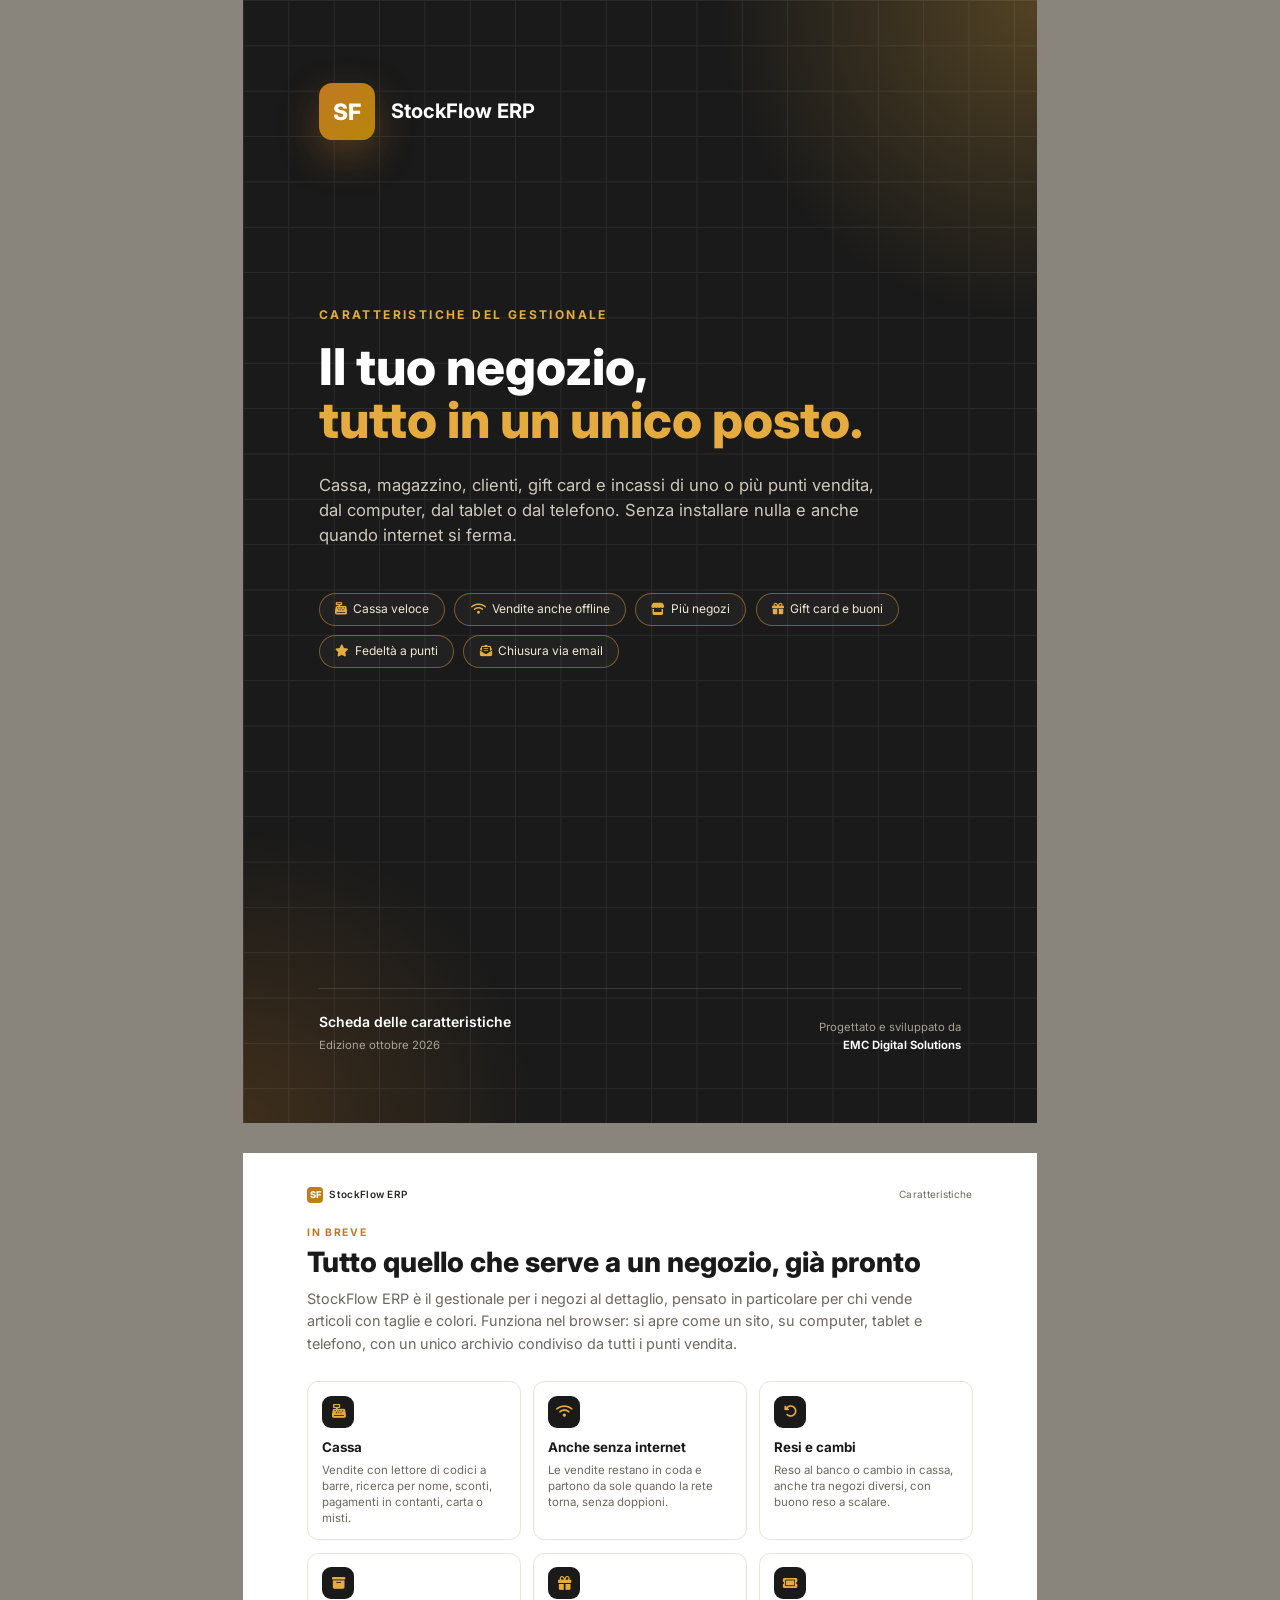
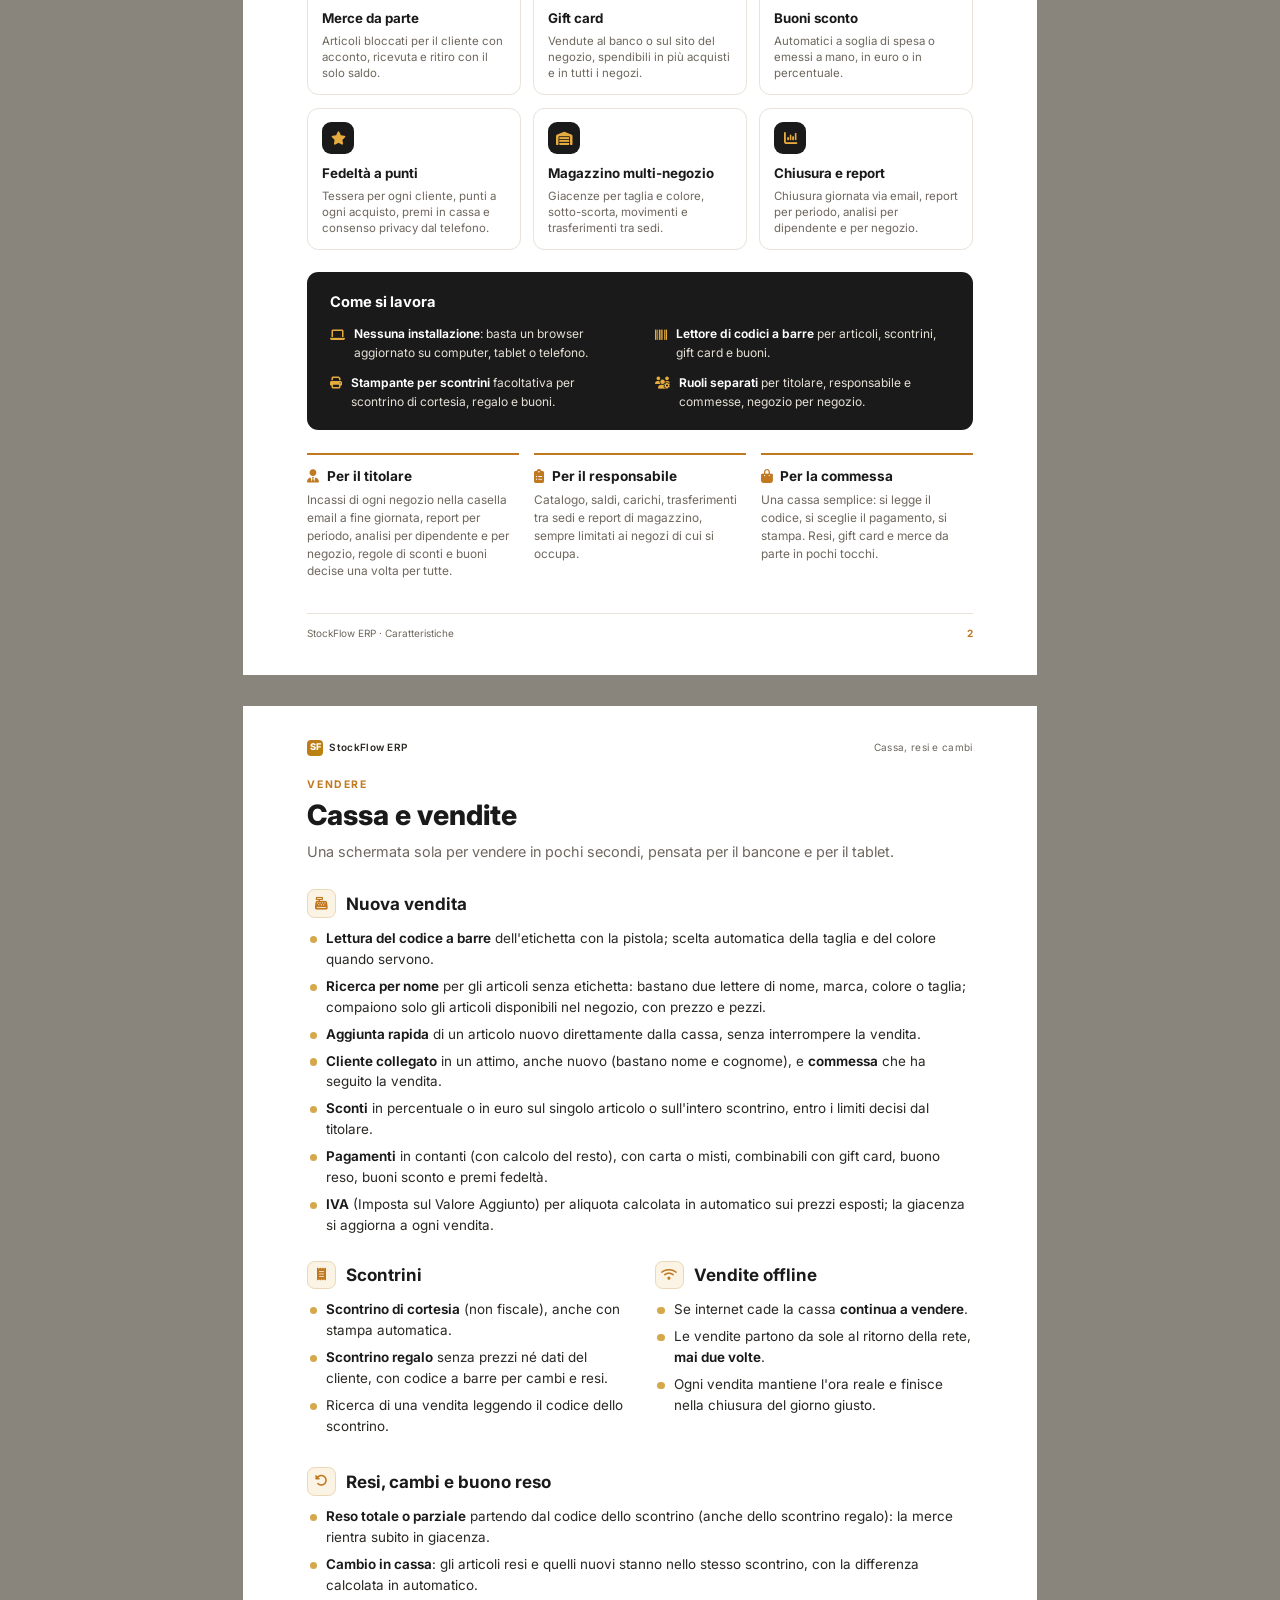
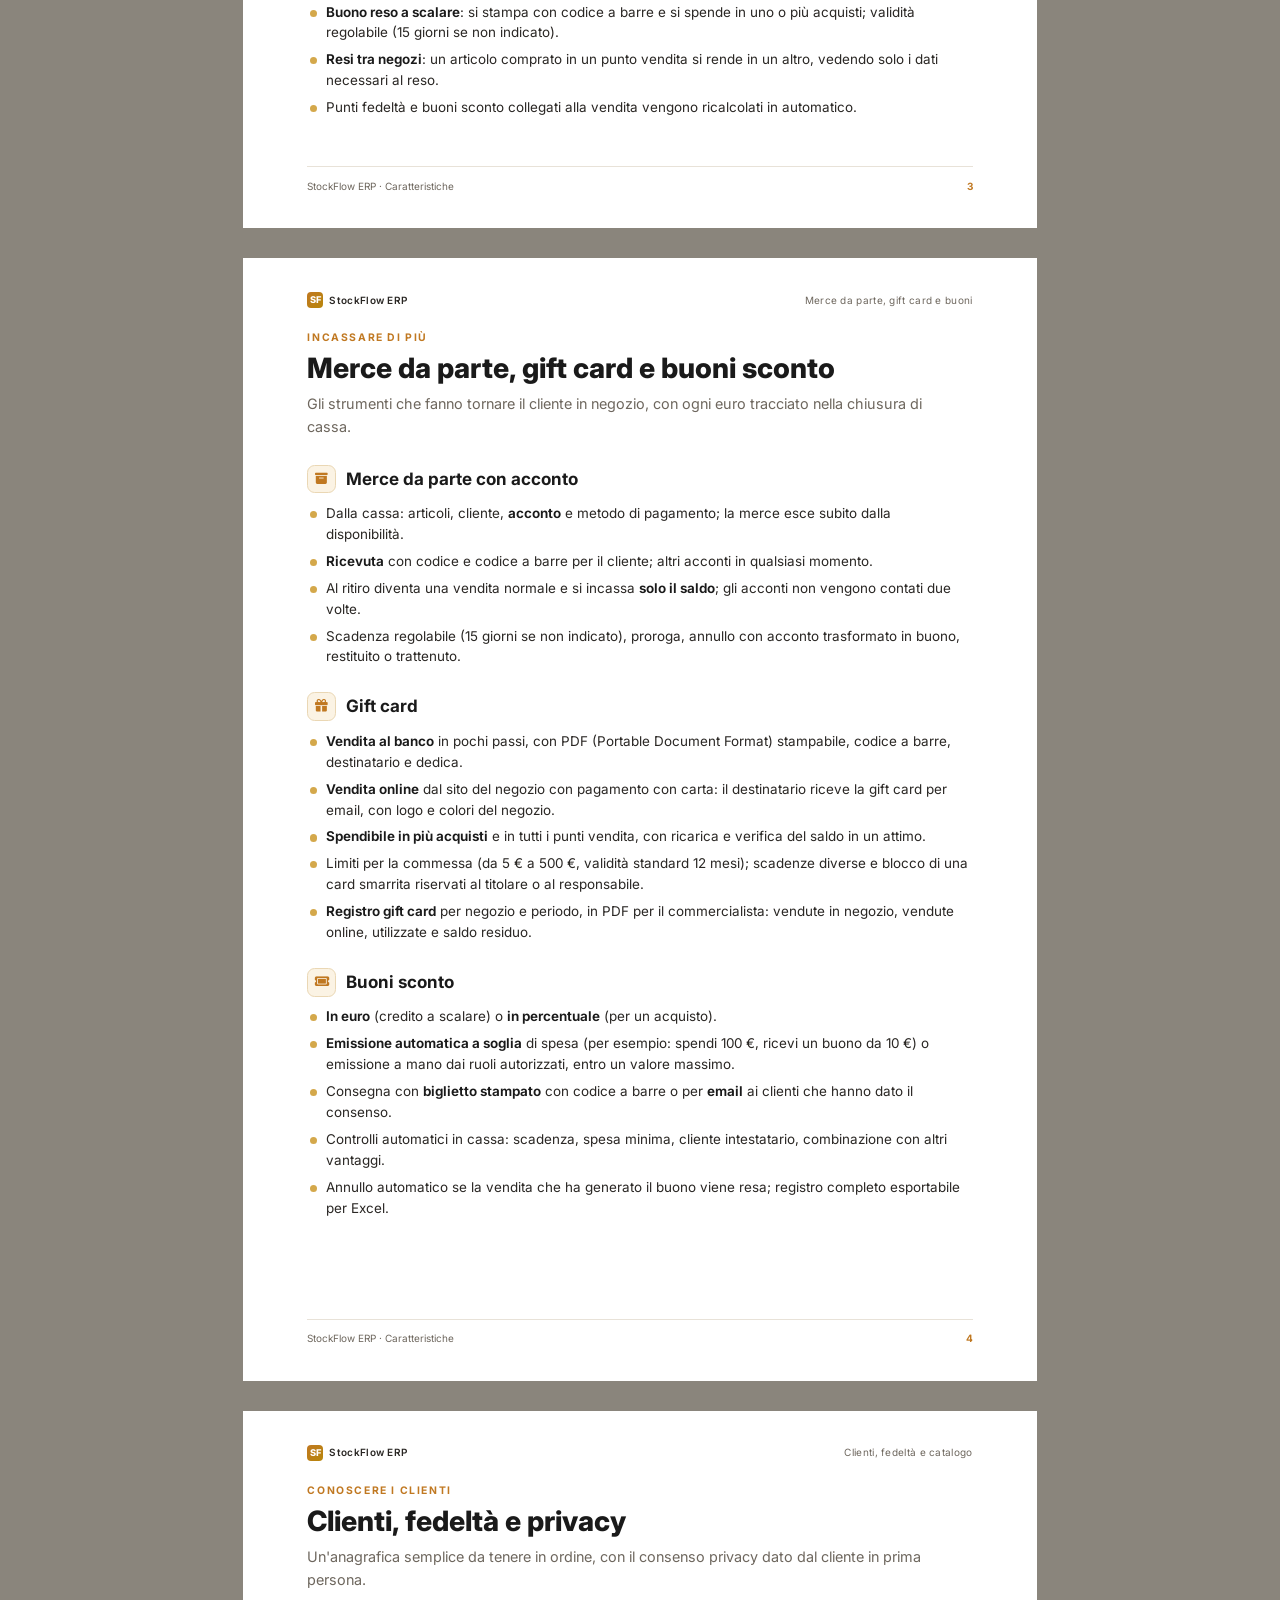
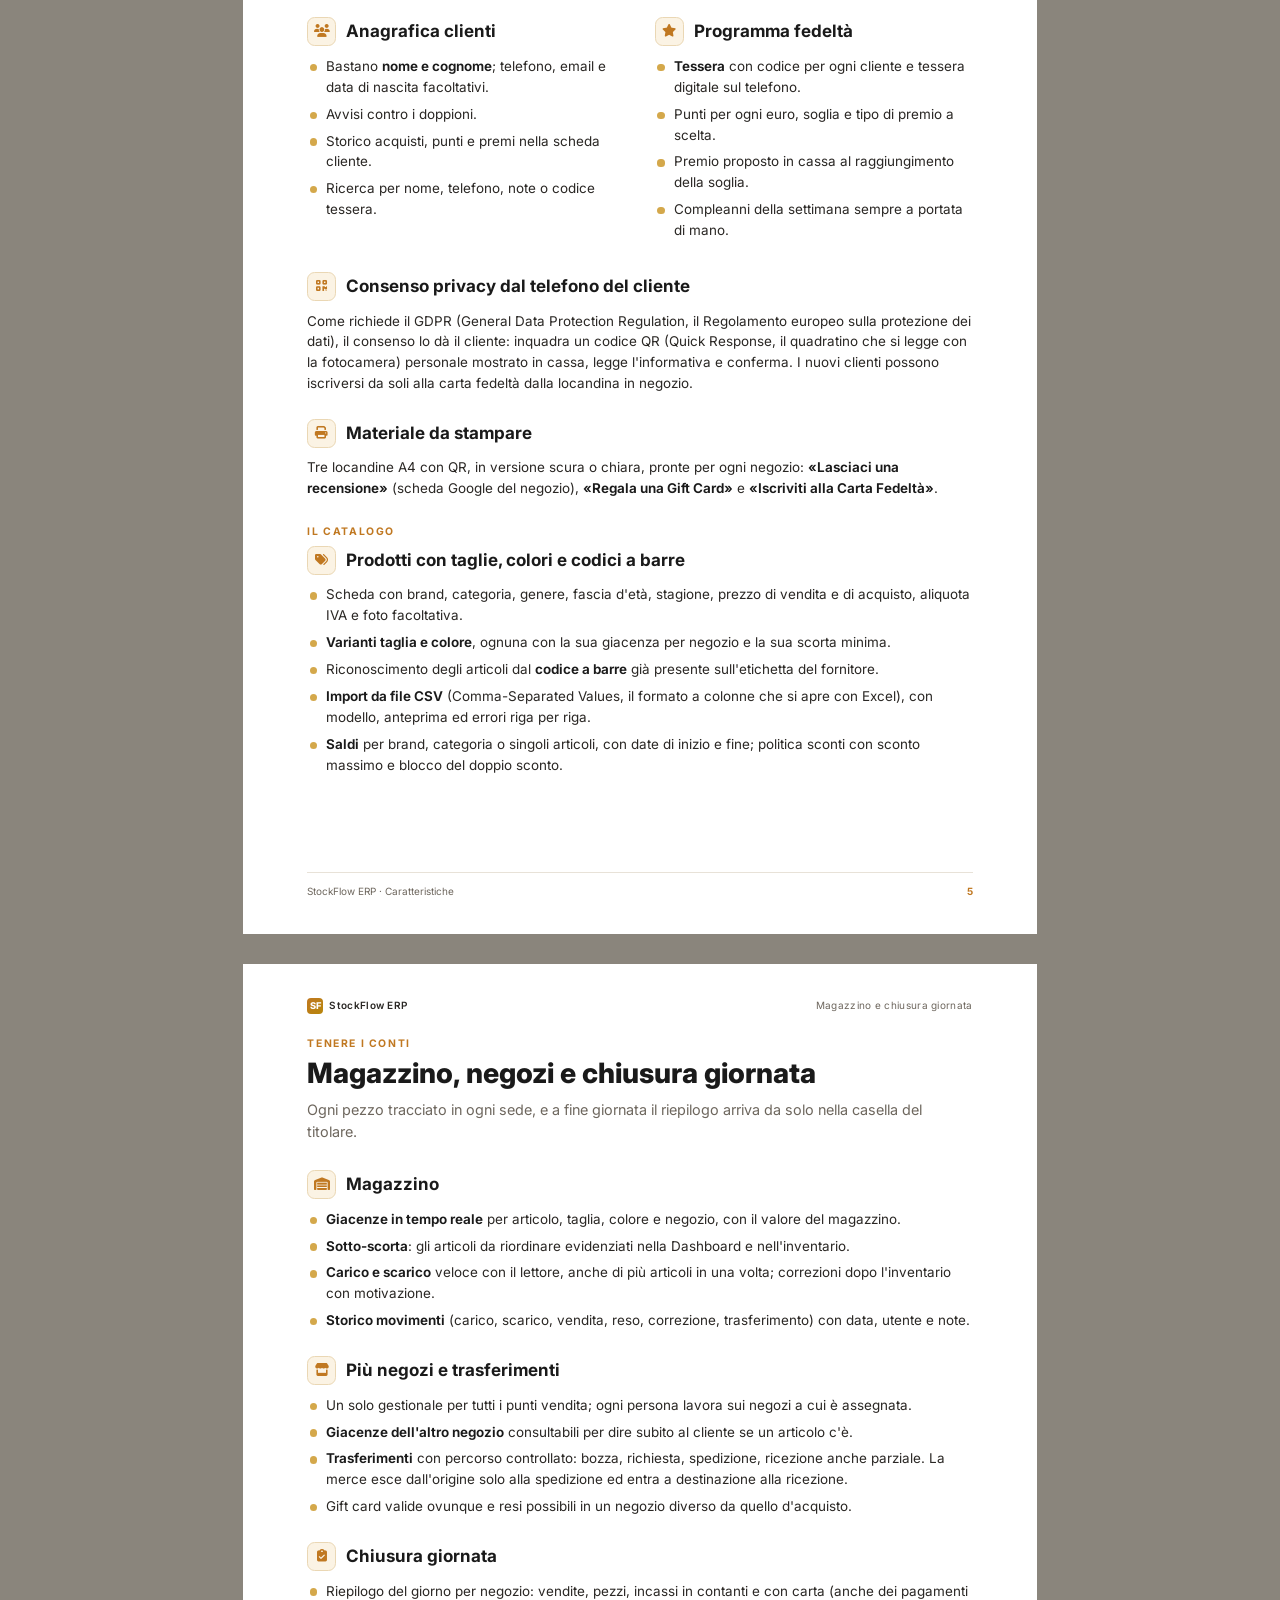
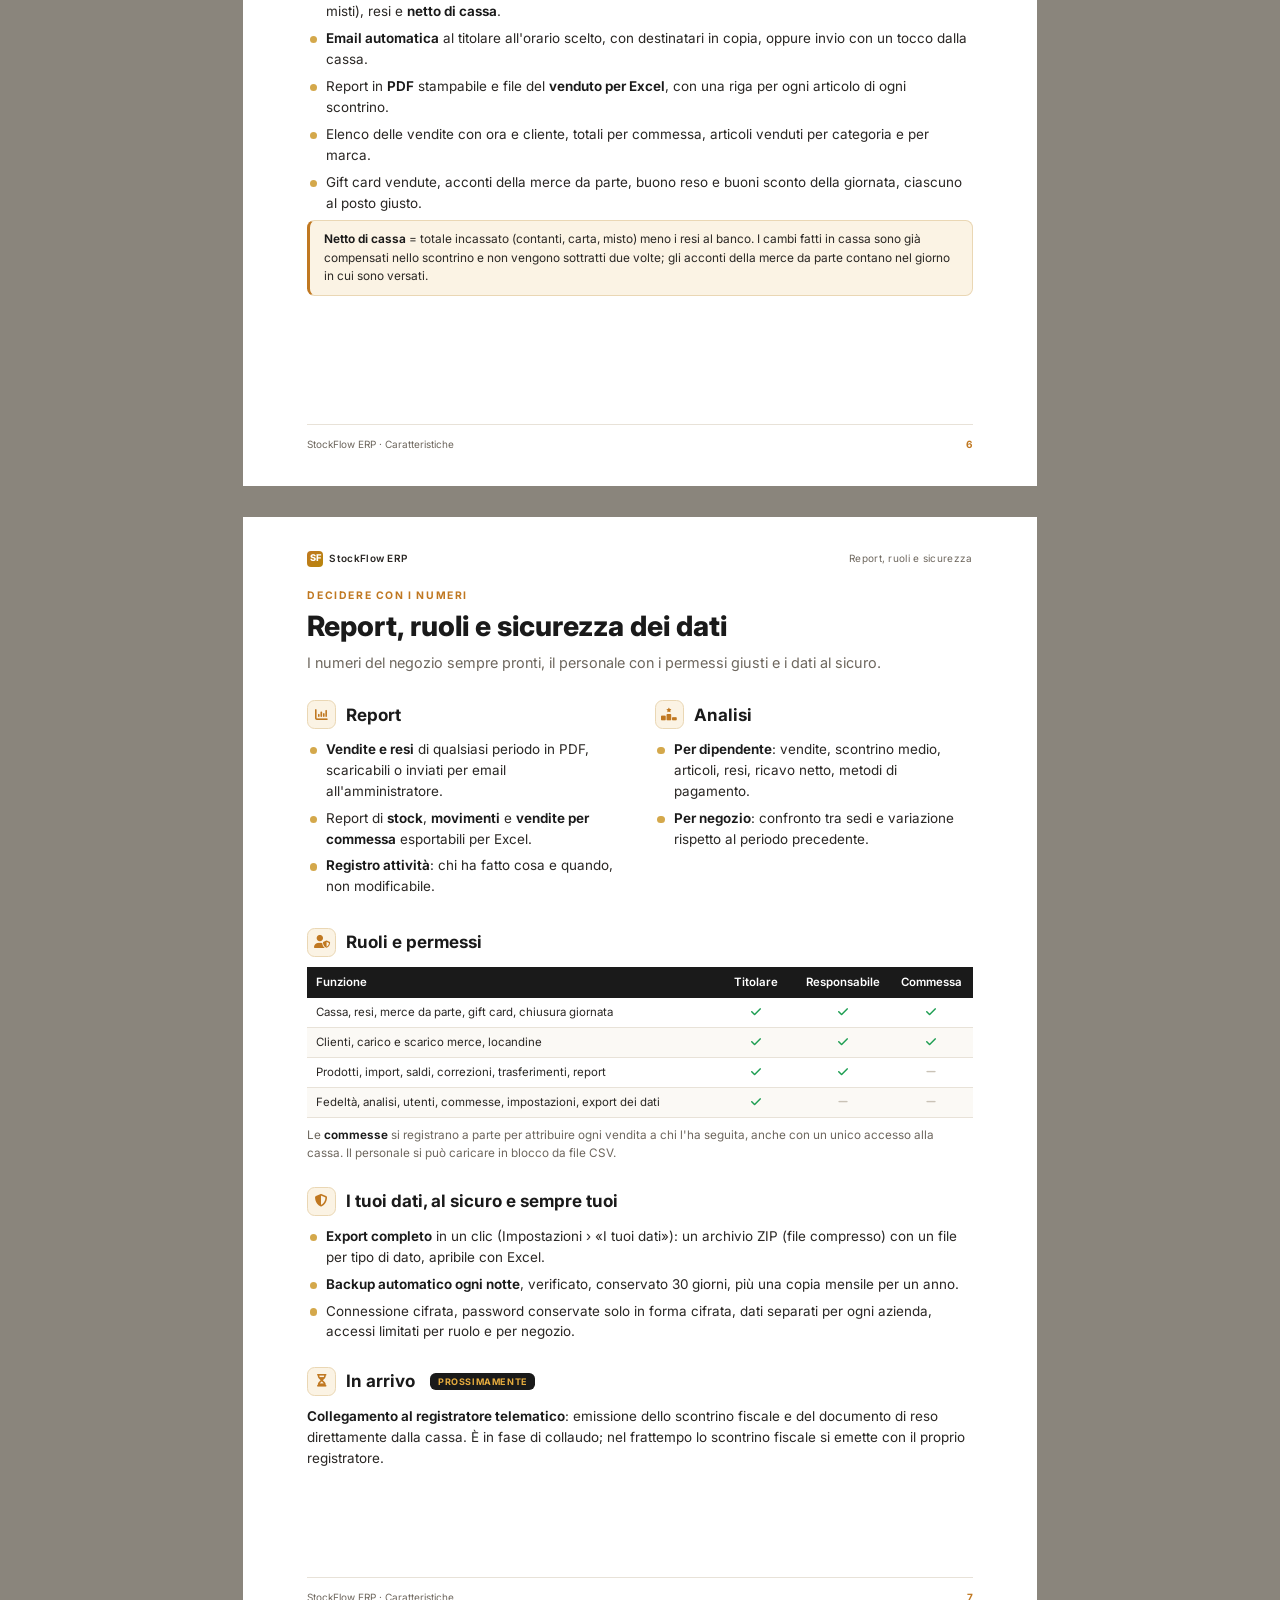
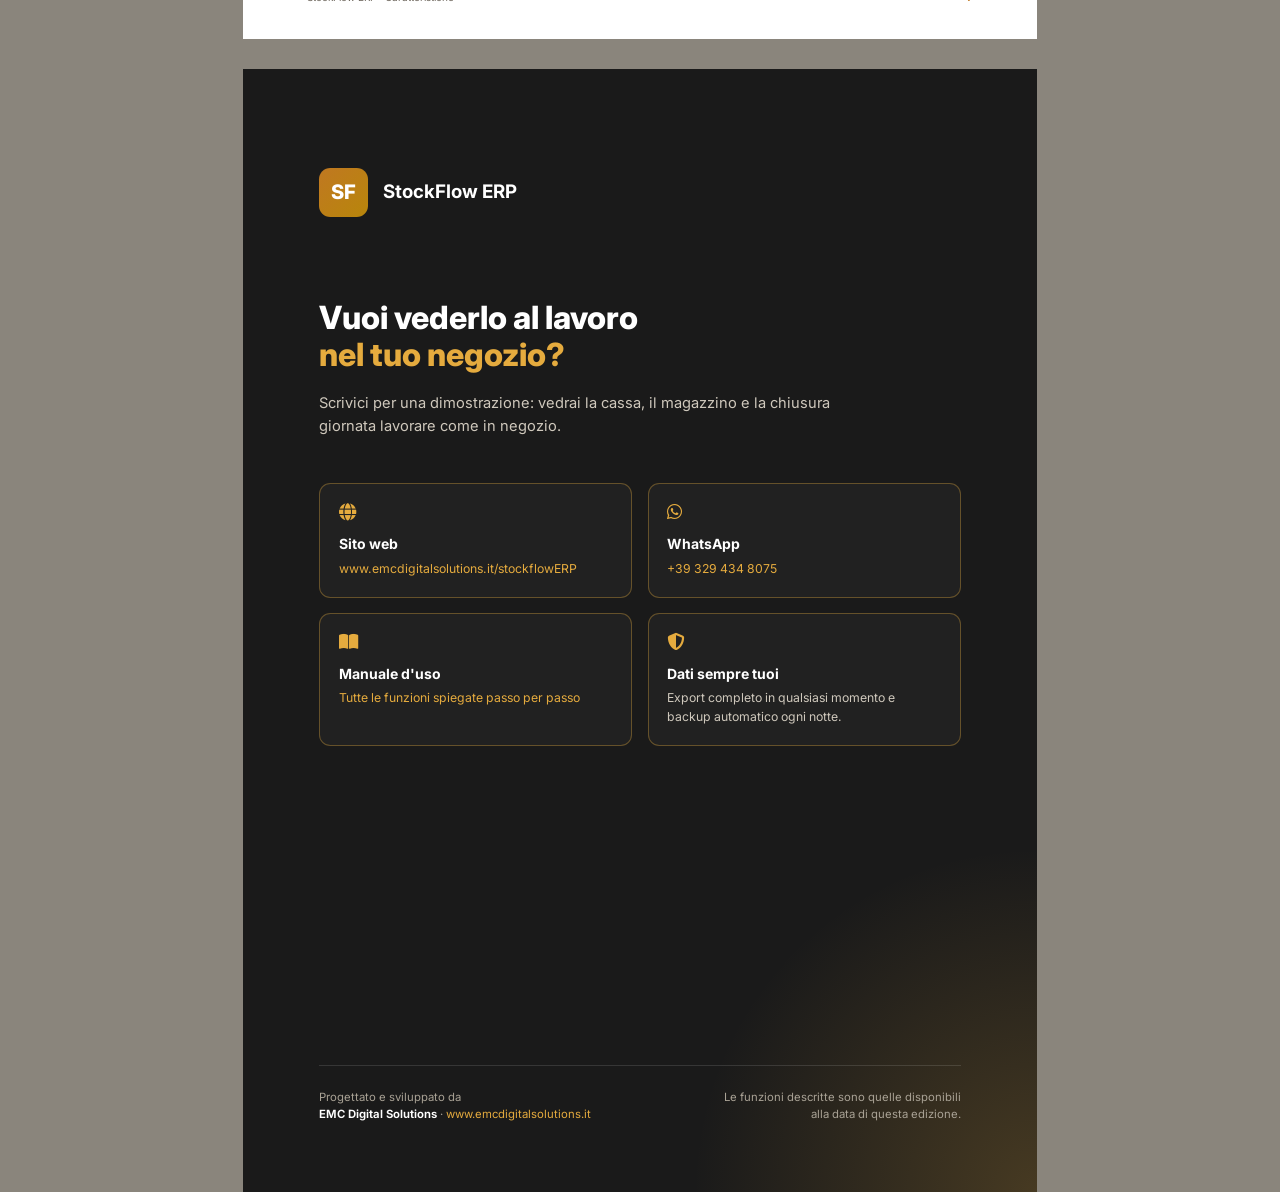
<file: docs/pdf-caratteristiche/caratteristiche.html>
<!DOCTYPE html>
<html lang="it">
<head>
<meta charset="UTF-8">
<meta name="robots" content="noindex, nofollow">
<title>StockFlow ERP – Caratteristiche</title>
<!--
  Sorgente del PDF «Caratteristiche» (stockflow-caratteristiche.pdf nella radice del sito).
  Rigenerare con:  node docs/pdf-caratteristiche/genera-pdf.js
  Ogni .page è un foglio A4 a dimensione fissa: lo script si ferma se un foglio trabocca.
  Il nome del prodotto compare sempre come testo «StockFlow ERP»: lo script può sostituirlo
  (opzione --nome "Nuovo nome"), quindi non va mai inserito dentro immagini.
-->
<link rel="preconnect" href="https://fonts.googleapis.com">
<link rel="preconnect" href="https://fonts.gstatic.com" crossorigin>
<link href="https://fonts.googleapis.com/css2?family=Inter:wght@400;500;600;700;800&display=block" rel="stylesheet">
<link rel="stylesheet" href="https://cdnjs.cloudflare.com/ajax/libs/font-awesome/6.5.1/css/all.min.css">
<style>
  @page { size: A4; margin: 0; }
  :root {
    --gold: #C07821;
    --gold-light: #E5AB3E;
    --gold-soft: #D4A84B;
    --gold-pale: #FBF3E4;
    --gold-line: #EAD7B4;
    --carbon: #1A1A1A;
    --carbon-2: #252525;
    --ink: #2A2724;
    --muted: #6E675E;
    --line: #E8E2D8;
    --ok: #1E9E52;
  }
  * { margin: 0; padding: 0; box-sizing: border-box; }
  html, body { background: #8A857C; }
  body {
    font-family: 'Inter', Arial, sans-serif;
    color: var(--ink);
    font-size: 10.1pt;
    line-height: 1.55;
    -webkit-print-color-adjust: exact; print-color-adjust: exact;
  }
  .page {
    width: 210mm; height: 297mm; overflow: hidden; position: relative;
    background: #fff; margin: 0 auto 8mm; page-break-after: always; break-after: page;
    padding: 19mm 17mm 20mm;
  }
  .page:last-child { page-break-after: auto; break-after: auto; margin-bottom: 0; }
  @media print { html, body { background: #fff; } .page { margin: 0; } }

  /* Intestazione e piè di pagina dei fogli interni */
  .running {
    position: absolute; left: 17mm; right: 17mm; top: 9mm;
    display: flex; justify-content: space-between; align-items: center;
    font-size: 7.5pt; color: var(--muted); letter-spacing: 0.3px;
  }
  .running .brand { display: flex; align-items: center; gap: 6px; font-weight: 600; color: var(--ink); }
  .mini-logo { width: 16px; height: 16px; border-radius: 4px; background: linear-gradient(135deg, var(--gold), #B8860B); color: #fff; font-size: 7pt; font-weight: 800; display: inline-flex; align-items: center; justify-content: center; }
  .foot {
    position: absolute; left: 17mm; right: 17mm; bottom: 9mm;
    display: flex; justify-content: space-between; align-items: center;
    font-size: 7.5pt; color: var(--muted); border-top: 1px solid var(--line); padding-top: 3mm;
  }
  .foot .num { font-weight: 700; color: var(--gold); }

  /* Titoli */
  .kicker { font-size: 7.8pt; font-weight: 700; text-transform: uppercase; letter-spacing: 1.6px; color: var(--gold); margin-bottom: 1.5mm; }
  h1.sec { font-size: 21pt; font-weight: 800; line-height: 1.15; color: var(--carbon); margin-bottom: 2.5mm; }
  .lead { font-size: 10.8pt; color: var(--muted); margin-bottom: 7mm; max-width: 165mm; }

  .block { margin-bottom: 6.6mm; break-inside: avoid; }
  .block h2 {
    display: flex; align-items: center; gap: 2.6mm;
    font-size: 12.8pt; font-weight: 700; color: var(--carbon); margin-bottom: 2.6mm;
  }
  .block h2 .ic {
    width: 7.6mm; height: 7.6mm; border-radius: 2mm; flex-shrink: 0;
    background: var(--gold-pale); color: var(--gold); border: 1px solid var(--gold-line);
    display: inline-flex; align-items: center; justify-content: center; font-size: 9.5pt;
  }
  .block p { margin-bottom: 1.6mm; }
  ul.feat { list-style: none; }
  ul.feat li { position: relative; padding-left: 5mm; margin-bottom: 1.6mm; }
  ul.feat li::before {
    content: ""; position: absolute; left: 0.6mm; top: 2.1mm;
    width: 1.9mm; height: 1.9mm; border-radius: 50%; background: var(--gold-soft);
  }
  b, strong { font-weight: 650; color: var(--carbon); }

  .cols { display: grid; grid-template-columns: 1fr 1fr; gap: 0 8mm; }

  .note {
    background: var(--gold-pale); border: 1px solid var(--gold-line); border-left: 3px solid var(--gold);
    border-radius: 2mm; padding: 2.6mm 3.6mm; font-size: 8.9pt; color: var(--ink); margin-top: 1.5mm;
  }
  .soon { display: inline-block; font-size: 6.8pt; font-weight: 700; text-transform: uppercase; letter-spacing: 0.6px; padding: 0.5mm 2mm; border-radius: 1.5mm; background: var(--carbon); color: var(--gold-light); vertical-align: middle; margin-left: 1.5mm; }

  /* ---------- Copertina ---------- */
  .cover { background: var(--carbon); color: #EDE8DF; padding: 0; }
  .cover .glow { position: absolute; inset: 0; background:
      radial-gradient(120mm 120mm at 100% 0%, rgba(229,171,62,0.28), transparent 70%),
      radial-gradient(110mm 110mm at 0% 100%, rgba(192,120,33,0.22), transparent 70%); }
  .cover .grid-lines { position: absolute; inset: 0; opacity: 0.07;
      background-image: linear-gradient(#fff 1px, transparent 1px), linear-gradient(90deg, #fff 1px, transparent 1px);
      background-size: 12mm 12mm; }
  .cover .inner { position: relative; height: 100%; padding: 22mm 20mm 18mm; display: flex; flex-direction: column; }
  .cover .logo-row { display: flex; align-items: center; gap: 4mm; }
  .cover .logo { width: 15mm; height: 15mm; border-radius: 3.5mm; background: linear-gradient(135deg, var(--gold), #B8860B); color: #fff; font-size: 17pt; font-weight: 800; display: flex; align-items: center; justify-content: center; box-shadow: 0 4mm 10mm rgba(192,120,33,0.35); }
  .cover .logo-name { font-size: 15pt; font-weight: 700; color: #fff; }
  .cover .tag { margin-top: 44mm; font-size: 9pt; font-weight: 700; letter-spacing: 2.4px; text-transform: uppercase; color: var(--gold-light); }
  .cover h1 { font-size: 38pt; line-height: 1.05; font-weight: 800; color: #fff; margin-top: 4mm; }
  .cover h1 span { color: var(--gold-light); }
  .cover .sub { font-size: 12.5pt; line-height: 1.5; color: #CFC8BC; margin-top: 7mm; max-width: 150mm; }
  .cover .pills { display: flex; flex-wrap: wrap; gap: 2.5mm; margin-top: 12mm; }
  .cover .pills span { border: 1px solid rgba(229,171,62,0.45); color: #F0E6D2; border-radius: 20mm; padding: 1.6mm 4mm; font-size: 9pt; background: rgba(255,255,255,0.03); }
  .cover .pills i { color: var(--gold-light); margin-right: 1.6mm; }
  .cover .bottom { margin-top: auto; display: flex; justify-content: space-between; align-items: flex-end; border-top: 1px solid rgba(255,255,255,0.12); padding-top: 6mm; }
  .cover .bottom .doc { font-size: 10.5pt; font-weight: 600; color: #fff; }
  .cover .bottom .doc small { display: block; font-size: 8.5pt; font-weight: 400; color: #A9A295; margin-top: 1mm; }
  .cover .bottom .by { font-size: 8.5pt; color: #A9A295; text-align: right; }

  /* ---------- Sintesi ---------- */
  .tiles { display: grid; grid-template-columns: repeat(3, 1fr); gap: 3.4mm; margin-bottom: 6mm; }
  .tile { border: 1px solid var(--line); border-radius: 3mm; padding: 3.6mm 3.6mm 3.2mm; background: #fff; }
  .tile .ic { width: 8.5mm; height: 8.5mm; border-radius: 2.4mm; background: var(--carbon); color: var(--gold-light); display: flex; align-items: center; justify-content: center; font-size: 10pt; margin-bottom: 2.4mm; }
  .tile h3 { font-size: 10pt; font-weight: 700; color: var(--carbon); margin-bottom: 1mm; }
  .tile p { font-size: 8.6pt; color: var(--muted); line-height: 1.42; }

  .band { background: var(--carbon); color: #E6E0D5; border-radius: 3mm; padding: 5mm 6mm; display: grid; grid-template-columns: 1fr 1fr; gap: 3mm 8mm; }
  .band h3 { grid-column: 1 / -1; color: #fff; font-size: 11pt; font-weight: 700; }
  .band div { font-size: 9pt; display: flex; gap: 2.4mm; }
  .band i { color: var(--gold-light); margin-top: 0.9mm; }

  .who { display: grid; grid-template-columns: repeat(3, 1fr); gap: 4mm; margin-top: 6mm; }
  .who div { border-top: 2px solid var(--gold); padding-top: 3mm; }
  .who h4 { font-size: 10.2pt; font-weight: 700; color: var(--carbon); margin-bottom: 1.4mm; display: flex; align-items: center; gap: 2mm; }
  .who h4 i { color: var(--gold); }
  .who p { font-size: 8.9pt; color: var(--muted); line-height: 1.5; }

  /* ---------- Tabella ruoli ---------- */
  table.roles { width: 100%; border-collapse: collapse; font-size: 8.6pt; margin-top: 1mm; }
  table.roles th { background: var(--carbon); color: #fff; font-weight: 600; text-align: left; padding: 1.8mm 2.4mm; }
  table.roles th.c, table.roles td.c { text-align: center; width: 22mm; }
  table.roles td { padding: 1.5mm 2.4mm; border-bottom: 1px solid var(--line); }
  table.roles tr:nth-child(even) td { background: #FBF9F5; }
  table.roles .y { color: var(--ok); }
  table.roles .n { color: #C9C2B6; }

  /* ---------- Retro ---------- */
  .back { background: var(--carbon); color: #E6E0D5; padding: 0; }
  .back .inner { position: relative; height: 100%; padding: 26mm 20mm 18mm; display: flex; flex-direction: column; }
  .back h2 { font-size: 24pt; font-weight: 800; color: #fff; line-height: 1.15; }
  .back h2 span { color: var(--gold-light); }
  .back .sub { font-size: 11pt; color: #CFC8BC; margin-top: 5mm; max-width: 150mm; }
  .back .cards { display: grid; grid-template-columns: 1fr 1fr; gap: 4mm; margin-top: 12mm; }
  .back .card { border: 1px solid rgba(229,171,62,0.35); border-radius: 3mm; padding: 5mm; background: rgba(255,255,255,0.03); }
  .back .card i { color: var(--gold-light); font-size: 13pt; }
  .back .card h3 { color: #fff; font-size: 10.5pt; margin: 2.5mm 0 1mm; }
  .back .card p { font-size: 9.2pt; color: #CFC8BC; word-break: break-word; }
  .back .card a { color: var(--gold-light); text-decoration: none; }
  .back .sign { margin-top: auto; border-top: 1px solid rgba(255,255,255,0.12); padding-top: 6mm; display: flex; justify-content: space-between; align-items: flex-end; font-size: 8.5pt; color: #A9A295; }
  .back .sign strong { color: #fff; }
</style>
</head>
<body>

<!-- ======================= 1. COPERTINA ======================= -->
<section class="page cover">
  <div class="glow"></div><div class="grid-lines"></div>
  <div class="inner">
    <div class="logo-row"><div class="logo">SF</div><div class="logo-name">StockFlow ERP</div></div>
    <div class="tag">Caratteristiche del gestionale</div>
    <h1>Il tuo negozio,<br><span>tutto in un unico posto.</span></h1>
    <p class="sub">Cassa, magazzino, clienti, gift card e incassi di uno o più punti vendita, dal computer, dal tablet o dal telefono. Senza installare nulla e anche quando internet si ferma.</p>
    <div class="pills">
      <span><i class="fas fa-cash-register"></i>Cassa veloce</span>
      <span><i class="fas fa-wifi"></i>Vendite anche offline</span>
      <span><i class="fas fa-store"></i>Più negozi</span>
      <span><i class="fas fa-gift"></i>Gift card e buoni</span>
      <span><i class="fas fa-star"></i>Fedeltà a punti</span>
      <span><i class="fas fa-envelope-open-text"></i>Chiusura via email</span>
    </div>
    <div class="bottom">
      <div class="doc">Scheda delle caratteristiche<small>Edizione <span class="edition">ottobre 2026</span></small></div>
      <div class="by">Progettato e sviluppato da<br><strong style="color:#fff">EMC Digital Solutions</strong></div>
    </div>
  </div>
</section>

<!-- ======================= 2. IN BREVE ======================= -->
<section class="page">
  <div class="running"><div class="brand"><span class="mini-logo">SF</span>StockFlow ERP</div><div>Caratteristiche</div></div>

  <div class="kicker">In breve</div>
  <h1 class="sec">Tutto quello che serve a un negozio, già pronto</h1>
  <p class="lead">StockFlow ERP è il gestionale per i negozi al dettaglio, pensato in particolare per chi vende articoli con taglie e colori. Funziona nel browser: si apre come un sito, su computer, tablet e telefono, con un unico archivio condiviso da tutti i punti vendita.</p>

  <div class="tiles">
    <div class="tile"><div class="ic"><i class="fas fa-cash-register"></i></div><h3>Cassa</h3><p>Vendite con lettore di codici a barre, ricerca per nome, sconti, pagamenti in contanti, carta o misti.</p></div>
    <div class="tile"><div class="ic"><i class="fas fa-wifi"></i></div><h3>Anche senza internet</h3><p>Le vendite restano in coda e partono da sole quando la rete torna, senza doppioni.</p></div>
    <div class="tile"><div class="ic"><i class="fas fa-rotate-left"></i></div><h3>Resi e cambi</h3><p>Reso al banco o cambio in cassa, anche tra negozi diversi, con buono reso a scalare.</p></div>
    <div class="tile"><div class="ic"><i class="fas fa-box-archive"></i></div><h3>Merce da parte</h3><p>Articoli bloccati per il cliente con acconto, ricevuta e ritiro con il solo saldo.</p></div>
    <div class="tile"><div class="ic"><i class="fas fa-gift"></i></div><h3>Gift card</h3><p>Vendute al banco o sul sito del negozio, spendibili in più acquisti e in tutti i negozi.</p></div>
    <div class="tile"><div class="ic"><i class="fas fa-ticket"></i></div><h3>Buoni sconto</h3><p>Automatici a soglia di spesa o emessi a mano, in euro o in percentuale.</p></div>
    <div class="tile"><div class="ic"><i class="fas fa-star"></i></div><h3>Fedeltà a punti</h3><p>Tessera per ogni cliente, punti a ogni acquisto, premi in cassa e consenso privacy dal telefono.</p></div>
    <div class="tile"><div class="ic"><i class="fas fa-warehouse"></i></div><h3>Magazzino multi-negozio</h3><p>Giacenze per taglia e colore, sotto-scorta, movimenti e trasferimenti tra sedi.</p></div>
    <div class="tile"><div class="ic"><i class="fas fa-chart-column"></i></div><h3>Chiusura e report</h3><p>Chiusura giornata via email, report per periodo, analisi per dipendente e per negozio.</p></div>
  </div>

  <div class="band">
    <h3>Come si lavora</h3>
    <div><i class="fas fa-laptop"></i><span><b style="color:#fff">Nessuna installazione</b>: basta un browser aggiornato su computer, tablet o telefono.</span></div>
    <div><i class="fas fa-barcode"></i><span><b style="color:#fff">Lettore di codici a barre</b> per articoli, scontrini, gift card e buoni.</span></div>
    <div><i class="fas fa-print"></i><span><b style="color:#fff">Stampante per scontrini</b> facoltativa per scontrino di cortesia, regalo e buoni.</span></div>
    <div><i class="fas fa-users-gear"></i><span><b style="color:#fff">Ruoli separati</b> per titolare, responsabile e commesse, negozio per negozio.</span></div>
  </div>

  <div class="who">
    <div><h4><i class="fas fa-user-tie"></i>Per il titolare</h4><p>Incassi di ogni negozio nella casella email a fine giornata, report per periodo, analisi per dipendente e per negozio, regole di sconti e buoni decise una volta per tutte.</p></div>
    <div><h4><i class="fas fa-clipboard-list"></i>Per il responsabile</h4><p>Catalogo, saldi, carichi, trasferimenti tra sedi e report di magazzino, sempre limitati ai negozi di cui si occupa.</p></div>
    <div><h4><i class="fas fa-bag-shopping"></i>Per la commessa</h4><p>Una cassa semplice: si legge il codice, si sceglie il pagamento, si stampa. Resi, gift card e merce da parte in pochi tocchi.</p></div>
  </div>

  <div class="foot"><span>StockFlow ERP · Caratteristiche</span><span class="num">2</span></div>
</section>

<!-- ======================= 3. CASSA ======================= -->
<section class="page">
  <div class="running"><div class="brand"><span class="mini-logo">SF</span>StockFlow ERP</div><div>Cassa, resi e cambi</div></div>

  <div class="kicker">Vendere</div>
  <h1 class="sec">Cassa e vendite</h1>
  <p class="lead">Una schermata sola per vendere in pochi secondi, pensata per il bancone e per il tablet.</p>

  <div class="block">
    <h2><span class="ic"><i class="fas fa-cash-register"></i></span>Nuova vendita</h2>
    <ul class="feat">
      <li><b>Lettura del codice a barre</b> dell'etichetta con la pistola; scelta automatica della taglia e del colore quando servono.</li>
      <li><b>Ricerca per nome</b> per gli articoli senza etichetta: bastano due lettere di nome, marca, colore o taglia; compaiono solo gli articoli disponibili nel negozio, con prezzo e pezzi.</li>
      <li><b>Aggiunta rapida</b> di un articolo nuovo direttamente dalla cassa, senza interrompere la vendita.</li>
      <li><b>Cliente collegato</b> in un attimo, anche nuovo (bastano nome e cognome), e <b>commessa</b> che ha seguito la vendita.</li>
      <li><b>Sconti</b> in percentuale o in euro sul singolo articolo o sull'intero scontrino, entro i limiti decisi dal titolare.</li>
      <li><b>Pagamenti</b> in contanti (con calcolo del resto), con carta o misti, combinabili con gift card, buono reso, buoni sconto e premi fedeltà.</li>
      <li><b>IVA</b> (Imposta sul Valore Aggiunto) per aliquota calcolata in automatico sui prezzi esposti; la giacenza si aggiorna a ogni vendita.</li>
    </ul>
  </div>

  <div class="cols">
    <div class="block">
      <h2><span class="ic"><i class="fas fa-receipt"></i></span>Scontrini</h2>
      <ul class="feat">
        <li><b>Scontrino di cortesia</b> (non fiscale), anche con stampa automatica.</li>
        <li><b>Scontrino regalo</b> senza prezzi né dati del cliente, con codice a barre per cambi e resi.</li>
        <li>Ricerca di una vendita leggendo il codice dello scontrino.</li>
      </ul>
    </div>
    <div class="block">
      <h2><span class="ic"><i class="fas fa-wifi"></i></span>Vendite offline</h2>
      <ul class="feat">
        <li>Se internet cade la cassa <b>continua a vendere</b>.</li>
        <li>Le vendite partono da sole al ritorno della rete, <b>mai due volte</b>.</li>
        <li>Ogni vendita mantiene l'ora reale e finisce nella chiusura del giorno giusto.</li>
      </ul>
    </div>
  </div>

  <div class="block">
    <h2><span class="ic"><i class="fas fa-rotate-left"></i></span>Resi, cambi e buono reso</h2>
    <ul class="feat">
      <li><b>Reso totale o parziale</b> partendo dal codice dello scontrino (anche dello scontrino regalo): la merce rientra subito in giacenza.</li>
      <li><b>Cambio in cassa</b>: gli articoli resi e quelli nuovi stanno nello stesso scontrino, con la differenza calcolata in automatico.</li>
      <li><b>Buono reso a scalare</b>: si stampa con codice a barre e si spende in uno o più acquisti; validità regolabile (15 giorni se non indicato).</li>
      <li><b>Resi tra negozi</b>: un articolo comprato in un punto vendita si rende in un altro, vedendo solo i dati necessari al reso.</li>
      <li>Punti fedeltà e buoni sconto collegati alla vendita vengono ricalcolati in automatico.</li>
    </ul>
  </div>

  <div class="foot"><span>StockFlow ERP · Caratteristiche</span><span class="num">3</span></div>
</section>

<!-- ======================= 4. FIDELIZZARE ======================= -->
<section class="page">
  <div class="running"><div class="brand"><span class="mini-logo">SF</span>StockFlow ERP</div><div>Merce da parte, gift card e buoni</div></div>

  <div class="kicker">Incassare di più</div>
  <h1 class="sec">Merce da parte, gift card e buoni sconto</h1>
  <p class="lead">Gli strumenti che fanno tornare il cliente in negozio, con ogni euro tracciato nella chiusura di cassa.</p>

  <div class="block">
    <h2><span class="ic"><i class="fas fa-box-archive"></i></span>Merce da parte con acconto</h2>
    <ul class="feat">
      <li>Dalla cassa: articoli, cliente, <b>acconto</b> e metodo di pagamento; la merce esce subito dalla disponibilità.</li>
      <li><b>Ricevuta</b> con codice e codice a barre per il cliente; altri acconti in qualsiasi momento.</li>
      <li>Al ritiro diventa una vendita normale e si incassa <b>solo il saldo</b>; gli acconti non vengono contati due volte.</li>
      <li>Scadenza regolabile (15 giorni se non indicato), proroga, annullo con acconto trasformato in buono, restituito o trattenuto.</li>
    </ul>
  </div>

  <div class="block">
    <h2><span class="ic"><i class="fas fa-gift"></i></span>Gift card</h2>
    <ul class="feat">
      <li><b>Vendita al banco</b> in pochi passi, con PDF (Portable Document Format) stampabile, codice a barre, destinatario e dedica.</li>
      <li><b>Vendita online</b> dal sito del negozio con pagamento con carta: il destinatario riceve la gift card per email, con logo e colori del negozio.</li>
      <li><b>Spendibile in più acquisti</b> e in tutti i punti vendita, con ricarica e verifica del saldo in un attimo.</li>
      <li>Limiti per la commessa (da 5 € a 500 €, validità standard 12 mesi); scadenze diverse e blocco di una card smarrita riservati al titolare o al responsabile.</li>
      <li><b>Registro gift card</b> per negozio e periodo, in PDF per il commercialista: vendute in negozio, vendute online, utilizzate e saldo residuo.</li>
    </ul>
  </div>

  <div class="block">
    <h2><span class="ic"><i class="fas fa-ticket"></i></span>Buoni sconto</h2>
    <ul class="feat">
      <li><b>In euro</b> (credito a scalare) o <b>in percentuale</b> (per un acquisto).</li>
      <li><b>Emissione automatica a soglia</b> di spesa (per esempio: spendi 100 €, ricevi un buono da 10 €) o emissione a mano dai ruoli autorizzati, entro un valore massimo.</li>
      <li>Consegna con <b>biglietto stampato</b> con codice a barre o per <b>email</b> ai clienti che hanno dato il consenso.</li>
      <li>Controlli automatici in cassa: scadenza, spesa minima, cliente intestatario, combinazione con altri vantaggi.</li>
      <li>Annullo automatico se la vendita che ha generato il buono viene resa; registro completo esportabile per Excel.</li>
    </ul>
  </div>

  <div class="foot"><span>StockFlow ERP · Caratteristiche</span><span class="num">4</span></div>
</section>

<!-- ======================= 5. CLIENTI E PRODOTTI ======================= -->
<section class="page">
  <div class="running"><div class="brand"><span class="mini-logo">SF</span>StockFlow ERP</div><div>Clienti, fedeltà e catalogo</div></div>

  <div class="kicker">Conoscere i clienti</div>
  <h1 class="sec">Clienti, fedeltà e privacy</h1>
  <p class="lead">Un'anagrafica semplice da tenere in ordine, con il consenso privacy dato dal cliente in prima persona.</p>

  <div class="cols">
    <div class="block">
      <h2><span class="ic"><i class="fas fa-users"></i></span>Anagrafica clienti</h2>
      <ul class="feat">
        <li>Bastano <b>nome e cognome</b>; telefono, email e data di nascita facoltativi.</li>
        <li>Avvisi contro i doppioni.</li>
        <li>Storico acquisti, punti e premi nella scheda cliente.</li>
        <li>Ricerca per nome, telefono, note o codice tessera.</li>
      </ul>
    </div>
    <div class="block">
      <h2><span class="ic"><i class="fas fa-star"></i></span>Programma fedeltà</h2>
      <ul class="feat">
        <li><b>Tessera</b> con codice per ogni cliente e tessera digitale sul telefono.</li>
        <li>Punti per ogni euro, soglia e tipo di premio a scelta.</li>
        <li>Premio proposto in cassa al raggiungimento della soglia.</li>
        <li>Compleanni della settimana sempre a portata di mano.</li>
      </ul>
    </div>
  </div>

  <div class="block">
    <h2><span class="ic"><i class="fas fa-qrcode"></i></span>Consenso privacy dal telefono del cliente</h2>
    <p>Come richiede il GDPR (General Data Protection Regulation, il Regolamento europeo sulla protezione dei dati), il consenso lo dà il cliente: inquadra un codice QR (Quick Response, il quadratino che si legge con la fotocamera) personale mostrato in cassa, legge l'informativa e conferma. I nuovi clienti possono iscriversi da soli alla carta fedeltà dalla locandina in negozio.</p>
  </div>

  <div class="block">
    <h2><span class="ic"><i class="fas fa-print"></i></span>Materiale da stampare</h2>
    <p>Tre locandine A4 con QR, in versione scura o chiara, pronte per ogni negozio: <b>«Lasciaci una recensione»</b> (scheda Google del negozio), <b>«Regala una Gift Card»</b> e <b>«Iscriviti alla Carta Fedeltà»</b>.</p>
  </div>

  <div class="kicker" style="margin-top:6mm">Il catalogo</div>
  <div class="block">
    <h2><span class="ic"><i class="fas fa-tags"></i></span>Prodotti con taglie, colori e codici a barre</h2>
    <ul class="feat">
      <li>Scheda con brand, categoria, genere, fascia d'età, stagione, prezzo di vendita e di acquisto, aliquota IVA e foto facoltativa.</li>
      <li><b>Varianti taglia e colore</b>, ognuna con la sua giacenza per negozio e la sua scorta minima.</li>
      <li>Riconoscimento degli articoli dal <b>codice a barre</b> già presente sull'etichetta del fornitore.</li>
      <li><b>Import da file CSV</b> (Comma-Separated Values, il formato a colonne che si apre con Excel), con modello, anteprima ed errori riga per riga.</li>
      <li><b>Saldi</b> per brand, categoria o singoli articoli, con date di inizio e fine; politica sconti con sconto massimo e blocco del doppio sconto.</li>
    </ul>
  </div>

  <div class="foot"><span>StockFlow ERP · Caratteristiche</span><span class="num">5</span></div>
</section>

<!-- ======================= 6. MAGAZZINO E CHIUSURA ======================= -->
<section class="page">
  <div class="running"><div class="brand"><span class="mini-logo">SF</span>StockFlow ERP</div><div>Magazzino e chiusura giornata</div></div>

  <div class="kicker">Tenere i conti</div>
  <h1 class="sec">Magazzino, negozi e chiusura giornata</h1>
  <p class="lead">Ogni pezzo tracciato in ogni sede, e a fine giornata il riepilogo arriva da solo nella casella del titolare.</p>

  <div class="block">
    <h2><span class="ic"><i class="fas fa-warehouse"></i></span>Magazzino</h2>
    <ul class="feat">
      <li><b>Giacenze in tempo reale</b> per articolo, taglia, colore e negozio, con il valore del magazzino.</li>
      <li><b>Sotto-scorta</b>: gli articoli da riordinare evidenziati nella Dashboard e nell'inventario.</li>
      <li><b>Carico e scarico</b> veloce con il lettore, anche di più articoli in una volta; correzioni dopo l'inventario con motivazione.</li>
      <li><b>Storico movimenti</b> (carico, scarico, vendita, reso, correzione, trasferimento) con data, utente e note.</li>
    </ul>
  </div>

  <div class="block">
    <h2><span class="ic"><i class="fas fa-store"></i></span>Più negozi e trasferimenti</h2>
    <ul class="feat">
      <li>Un solo gestionale per tutti i punti vendita; ogni persona lavora sui negozi a cui è assegnata.</li>
      <li><b>Giacenze dell'altro negozio</b> consultabili per dire subito al cliente se un articolo c'è.</li>
      <li><b>Trasferimenti</b> con percorso controllato: bozza, richiesta, spedizione, ricezione anche parziale. La merce esce dall'origine solo alla spedizione ed entra a destinazione alla ricezione.</li>
      <li>Gift card valide ovunque e resi possibili in un negozio diverso da quello d'acquisto.</li>
    </ul>
  </div>

  <div class="block">
    <h2><span class="ic"><i class="fas fa-clipboard-check"></i></span>Chiusura giornata</h2>
    <ul class="feat">
      <li>Riepilogo del giorno per negozio: vendite, pezzi, incassi in contanti e con carta (anche dei pagamenti misti), resi e <b>netto di cassa</b>.</li>
      <li><b>Email automatica</b> al titolare all'orario scelto, con destinatari in copia, oppure invio con un tocco dalla cassa.</li>
      <li>Report in <b>PDF</b> stampabile e file del <b>venduto per Excel</b>, con una riga per ogni articolo di ogni scontrino.</li>
      <li>Elenco delle vendite con ora e cliente, totali per commessa, articoli venduti per categoria e per marca.</li>
      <li>Gift card vendute, acconti della merce da parte, buono reso e buoni sconto della giornata, ciascuno al posto giusto.</li>
    </ul>
    <div class="note"><b>Netto di cassa</b> = totale incassato (contanti, carta, misto) meno i resi al banco. I cambi fatti in cassa sono già compensati nello scontrino e non vengono sottratti due volte; gli acconti della merce da parte contano nel giorno in cui sono versati.</div>
  </div>

  <div class="foot"><span>StockFlow ERP · Caratteristiche</span><span class="num">6</span></div>
</section>

<!-- ======================= 7. ANALISI, RUOLI, DATI ======================= -->
<section class="page">
  <div class="running"><div class="brand"><span class="mini-logo">SF</span>StockFlow ERP</div><div>Report, ruoli e sicurezza</div></div>

  <div class="kicker">Decidere con i numeri</div>
  <h1 class="sec">Report, ruoli e sicurezza dei dati</h1>
  <p class="lead">I numeri del negozio sempre pronti, il personale con i permessi giusti e i dati al sicuro.</p>

  <div class="cols">
    <div class="block">
      <h2><span class="ic"><i class="fas fa-chart-column"></i></span>Report</h2>
      <ul class="feat">
        <li><b>Vendite e resi</b> di qualsiasi periodo in PDF, scaricabili o inviati per email all'amministratore.</li>
        <li>Report di <b>stock</b>, <b>movimenti</b> e <b>vendite per commessa</b> esportabili per Excel.</li>
        <li><b>Registro attività</b>: chi ha fatto cosa e quando, non modificabile.</li>
      </ul>
    </div>
    <div class="block">
      <h2><span class="ic"><i class="fas fa-ranking-star"></i></span>Analisi</h2>
      <ul class="feat">
        <li><b>Per dipendente</b>: vendite, scontrino medio, articoli, resi, ricavo netto, metodi di pagamento.</li>
        <li><b>Per negozio</b>: confronto tra sedi e variazione rispetto al periodo precedente.</li>
      </ul>
    </div>
  </div>

  <div class="block">
    <h2><span class="ic"><i class="fas fa-user-shield"></i></span>Ruoli e permessi</h2>
    <table class="roles">
      <thead><tr><th>Funzione</th><th class="c">Titolare</th><th class="c">Responsabile</th><th class="c">Commessa</th></tr></thead>
      <tbody>
        <tr><td>Cassa, resi, merce da parte, gift card, chiusura giornata</td><td class="c y"><i class="fas fa-check"></i></td><td class="c y"><i class="fas fa-check"></i></td><td class="c y"><i class="fas fa-check"></i></td></tr>
        <tr><td>Clienti, carico e scarico merce, locandine</td><td class="c y"><i class="fas fa-check"></i></td><td class="c y"><i class="fas fa-check"></i></td><td class="c y"><i class="fas fa-check"></i></td></tr>
        <tr><td>Prodotti, import, saldi, correzioni, trasferimenti, report</td><td class="c y"><i class="fas fa-check"></i></td><td class="c y"><i class="fas fa-check"></i></td><td class="c n"><i class="fas fa-minus"></i></td></tr>
        <tr><td>Fedeltà, analisi, utenti, commesse, impostazioni, export dei dati</td><td class="c y"><i class="fas fa-check"></i></td><td class="c n"><i class="fas fa-minus"></i></td><td class="c n"><i class="fas fa-minus"></i></td></tr>
      </tbody>
    </table>
    <p style="margin-top:2mm; font-size:8.8pt; color:var(--muted)">Le <b>commesse</b> si registrano a parte per attribuire ogni vendita a chi l'ha seguita, anche con un unico accesso alla cassa. Il personale si può caricare in blocco da file CSV.</p>
  </div>

  <div class="block">
    <h2><span class="ic"><i class="fas fa-shield-halved"></i></span>I tuoi dati, al sicuro e sempre tuoi</h2>
    <ul class="feat">
      <li><b>Export completo</b> in un clic (Impostazioni › «I tuoi dati»): un archivio ZIP (file compresso) con un file per tipo di dato, apribile con Excel.</li>
      <li><b>Backup automatico ogni notte</b>, verificato, conservato 30 giorni, più una copia mensile per un anno.</li>
      <li>Connessione cifrata, password conservate solo in forma cifrata, dati separati per ogni azienda, accessi limitati per ruolo e per negozio.</li>
    </ul>
  </div>

  <div class="block">
    <h2><span class="ic"><i class="fas fa-hourglass-half"></i></span>In arrivo <span class="soon">Prossimamente</span></h2>
    <p><b>Collegamento al registratore telematico</b>: emissione dello scontrino fiscale e del documento di reso direttamente dalla cassa. È in fase di collaudo; nel frattempo lo scontrino fiscale si emette con il proprio registratore.</p>
  </div>

  <div class="foot"><span>StockFlow ERP · Caratteristiche</span><span class="num">7</span></div>
</section>

<!-- ======================= 8. RETRO ======================= -->
<section class="page back">
  <div class="glow" style="position:absolute;inset:0;background:radial-gradient(130mm 130mm at 100% 100%, rgba(229,171,62,0.22), transparent 70%)"></div>
  <div class="inner">
    <div class="logo-row" style="display:flex;align-items:center;gap:4mm"><div class="logo" style="width:13mm;height:13mm;border-radius:3mm;background:linear-gradient(135deg,#C07821,#B8860B);color:#fff;font-weight:800;font-size:15pt;display:flex;align-items:center;justify-content:center">SF</div><div style="font-size:14pt;font-weight:700;color:#fff">StockFlow ERP</div></div>
    <h2 style="margin-top:22mm">Vuoi vederlo al lavoro<br><span>nel tuo negozio?</span></h2>
    <p class="sub">Scrivici per una dimostrazione: vedrai la cassa, il magazzino e la chiusura giornata lavorare come in negozio.</p>
    <div class="cards">
      <div class="card"><i class="fas fa-globe"></i><h3>Sito web</h3><p><a href="https://www.emcdigitalsolutions.it/stockflowERP/">www.emcdigitalsolutions.it/stockflowERP</a></p></div>
      <div class="card"><i class="fab fa-whatsapp"></i><h3>WhatsApp</h3><p><a href="https://wa.me/393294348075">+39 329 434 8075</a></p></div>
      <div class="card"><i class="fas fa-book-open"></i><h3>Manuale d'uso</h3><p><a href="https://www.emcdigitalsolutions.it/stockflowERP/manuale.html">Tutte le funzioni spiegate passo per passo</a></p></div>
      <div class="card"><i class="fas fa-shield-halved"></i><h3>Dati sempre tuoi</h3><p>Export completo in qualsiasi momento e backup automatico ogni notte.</p></div>
    </div>
    <div class="sign">
      <div>Progettato e sviluppato da<br><strong>EMC Digital Solutions</strong> · <a href="https://www.emcdigitalsolutions.it" style="color:#E5AB3E;text-decoration:none">www.emcdigitalsolutions.it</a></div>
      <div style="text-align:right">Le funzioni descritte sono quelle disponibili<br>alla data di questa edizione.</div>
    </div>
  </div>
</section>

</body>
</html>
</file>
